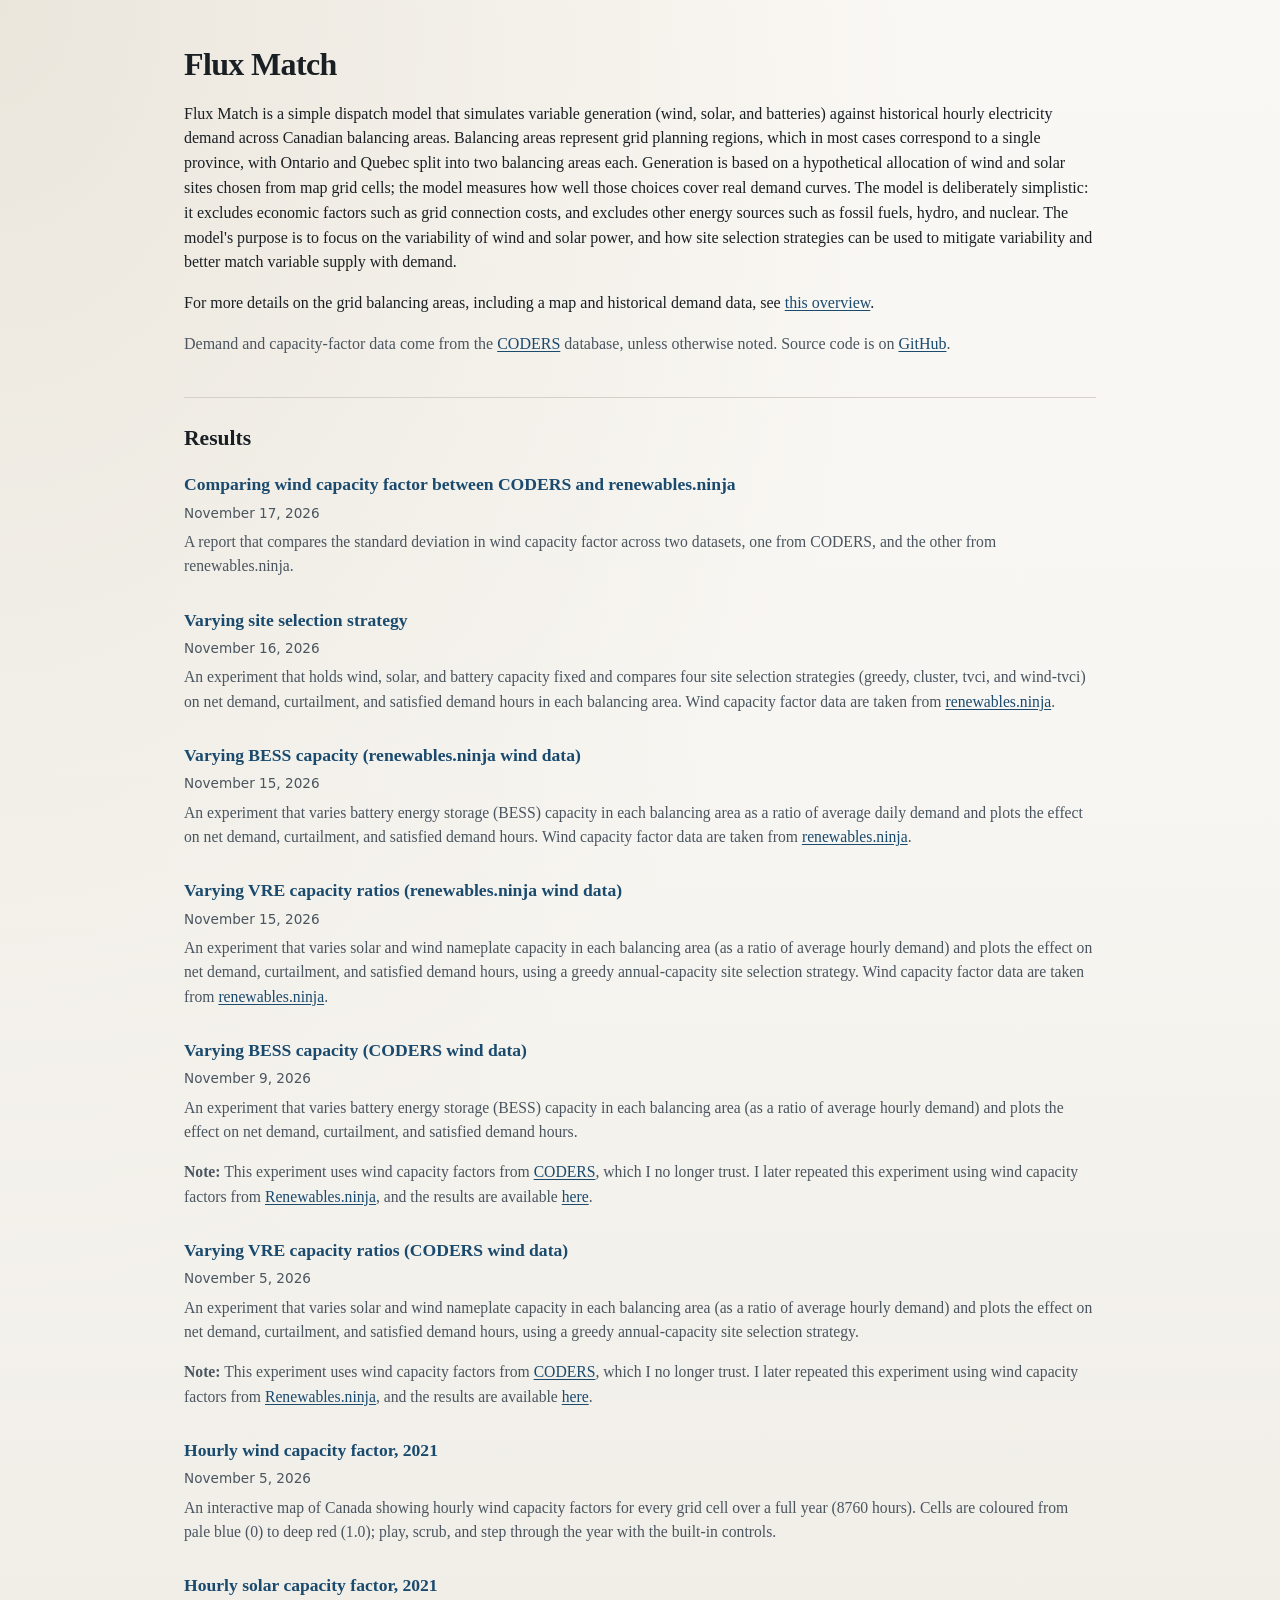
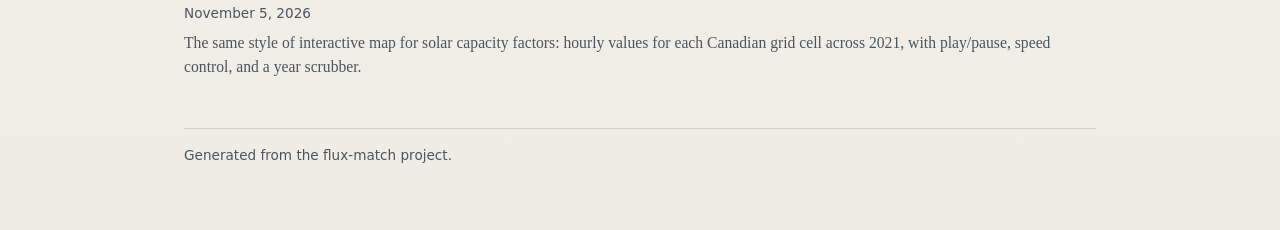
<file: docs/index.html>
<!DOCTYPE html>
<html lang="en">
<head>
  <meta charset="utf-8">
  <meta name="viewport" content="width=device-width, initial-scale=1">
  <title>Flux Match</title>
  <link rel="stylesheet" href="article.css">
</head>
<body>
  <main>
    <h1>Flux Match</h1>
    <p>
      Flux Match is a simple dispatch model that simulates variable generation
      (wind, solar, and batteries) against historical hourly electricity demand
      across Canadian balancing areas. Balancing areas represent grid planning regions,
      which in most cases correspond to a single province, with Ontario and Quebec
      split into two balancing areas each. Generation is based on a hypothetical
      allocation of wind and solar sites chosen from map grid cells; the model measures
      how well those choices cover real demand curves. The model is deliberately
      simplistic: it excludes economic factors such as grid connection costs,
      and excludes other energy sources such as fossil fuels, hydro, and nuclear.
      The model's purpose is to focus on the variability of wind and solar power,
      and how site selection strategies can be used to mitigate variability and
      better match variable supply with demand.
    </p>
    <p>
      For more details on the grid balancing areas, including a map and historical demand
      data, see <a href="ba-overview-20261119-1025.html">this overview</a>.
    </p>
    <p class="muted">
      Demand and capacity-factor data come from the
      <a href="https://coders.cme-emh.ca/">CODERS</a> database, unless otherwise noted.
      Source code is on
      <a href="https://github.com/jarthorn/flux-match">GitHub</a>.
    </p>

    <h2>Results</h2>
    <ul class="results">
      <li>
        <h3><a href="cf-stats-compare-20261115-1025.html">Comparing wind capacity factor between CODERS and renewables.ninja</a></h3>
        <time class="pub-date" datetime="2026-11-17">November 17, 2026</time>
        <p>
          A report that compares the standard deviation in wind capacity factor across two datasets, one from CODERS, and the other from renewables.ninja.
        </p>
      </li>
      <li>
        <h3><a href="vary-selection-strategy.html">Varying site selection strategy</a></h3>
        <time class="pub-date" datetime="2026-11-16">November 16, 2026</time>
        <p>
          An experiment that holds wind, solar, and battery capacity fixed and
          compares four site selection strategies (greedy, cluster, tvci, and
          wind-tvci) on net demand, curtailment, and satisfied demand hours in
          each balancing area.
          Wind capacity factor data are taken from
          <a href="https://www.renewables.ninja/">renewables.ninja</a>.
        </p>
      </li>
      <li>
        <h3><a href="vary-bess-capacity-renewables-ninja.html">Varying BESS capacity (renewables.ninja wind data)</a></h3>
        <time class="pub-date" datetime="2026-11-15">November 15, 2026</time>
        <p>
          An experiment that varies battery energy storage (BESS) capacity in each
          balancing area as a ratio of average daily demand and plots the
          effect on net demand, curtailment, and satisfied demand hours.
          Wind capacity factor data are taken from
          <a href="https://www.renewables.ninja/">renewables.ninja</a>.
        </p>
      </li>
      <li>
        <h3><a href="vary-capacity-ratio-renewables-ninja.html">Varying VRE capacity ratios (renewables.ninja wind data)</a></h3>
        <time class="pub-date" datetime="2026-11-15">November 15, 2026</time>
        <p>
          An experiment that varies solar and wind nameplate capacity in each
          balancing area (as a ratio of average hourly demand) and plots the
          effect on net demand, curtailment, and satisfied demand hours, using
          a greedy annual-capacity site selection strategy.
          Wind capacity factor data are taken from
          <a href="https://www.renewables.ninja/">renewables.ninja</a>.
        </p>
      </li>
      <li>
        <h3><a href="vary-bess-capacity.html">Varying BESS capacity (CODERS wind data)</a></h3>
        <time class="pub-date" datetime="2026-11-09">November 9, 2026</time>
        <p>
          An experiment that varies battery energy storage (BESS) capacity in each
          balancing area (as a ratio of average hourly demand) and plots the
          effect on net demand, curtailment, and satisfied demand hours.
        </p>
        <p>
          <strong>Note:</strong> This experiment uses wind capacity factors from
          <a href="https://coders.cme-emh.ca/">CODERS</a>, which I no longer trust.
          I later repeated this experiment using wind capacity factors from
          <a href="https://renewables.ninja">Renewables.ninja</a>, and the results
          are available <a href="vary-bess-capacity-renewables-ninja.html">here</a>.
        </p>
      </li>
      <li>
        <h3><a href="vary-capacity-ratio.html">Varying VRE capacity ratios (CODERS wind data)</a></h3>
        <time class="pub-date" datetime="2026-11-05">November 5, 2026</time>
        <p>
          An experiment that varies solar and wind nameplate capacity in each
          balancing area (as a ratio of average hourly demand) and plots the
          effect on net demand, curtailment, and satisfied demand hours, using
          a greedy annual-capacity site selection strategy.
        </p>
        <p>
          <strong>Note:</strong> This experiment uses wind capacity factors from
          <a href="https://coders.cme-emh.ca/">CODERS</a>, which I no longer trust.
          I later repeated this experiment using wind capacity factors from
          <a href="https://renewables.ninja">Renewables.ninja</a>, and the results
          are available <a href="vary-capacity-ratio-renewables-ninja.html">here</a>.
        </p>
      </li>
      <li>
        <h3><a href="cf-animation-wind-20261105-1019.html">Hourly wind capacity factor, 2021</a></h3>
        <time class="pub-date" datetime="2026-11-05">November 5, 2026</time>
        <p>
          An interactive map of Canada showing hourly wind capacity factors for
          every grid cell over a full year (8760 hours). Cells are coloured
          from pale blue (0) to deep red (1.0); play, scrub, and step through
          the year with the built-in controls.
        </p>
      </li>
      <li>
        <h3><a href="cf-animation-solar-20261105-1020.html">Hourly solar capacity factor, 2021</a></h3>
        <time class="pub-date" datetime="2026-11-05">November 5, 2026</time>
        <p>
          The same style of interactive map for solar capacity factors: hourly
          values for each Canadian grid cell across 2021, with play/pause,
          speed control, and a year scrubber.
        </p>
      </li>
    </ul>

    <footer>
      Generated from the flux-match project.
    </footer>
  </main>
</body>
</html>
</file>
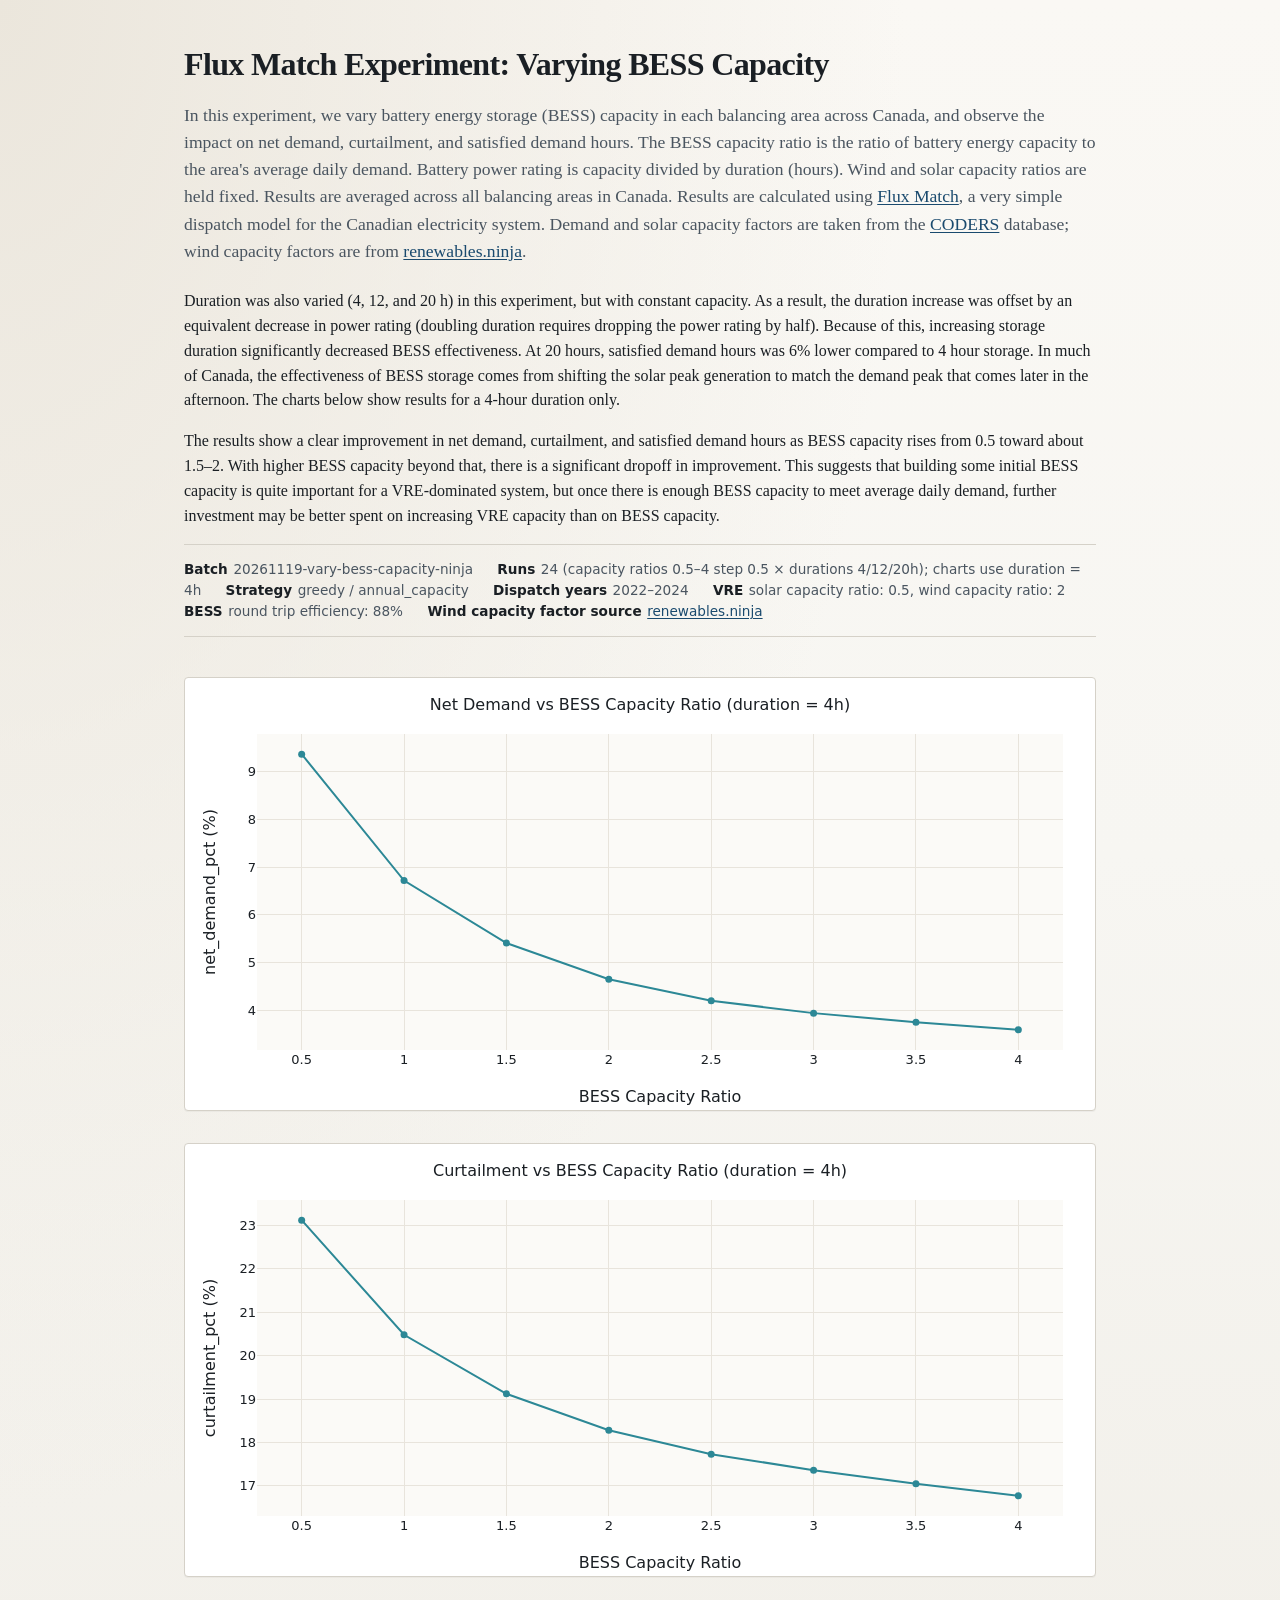
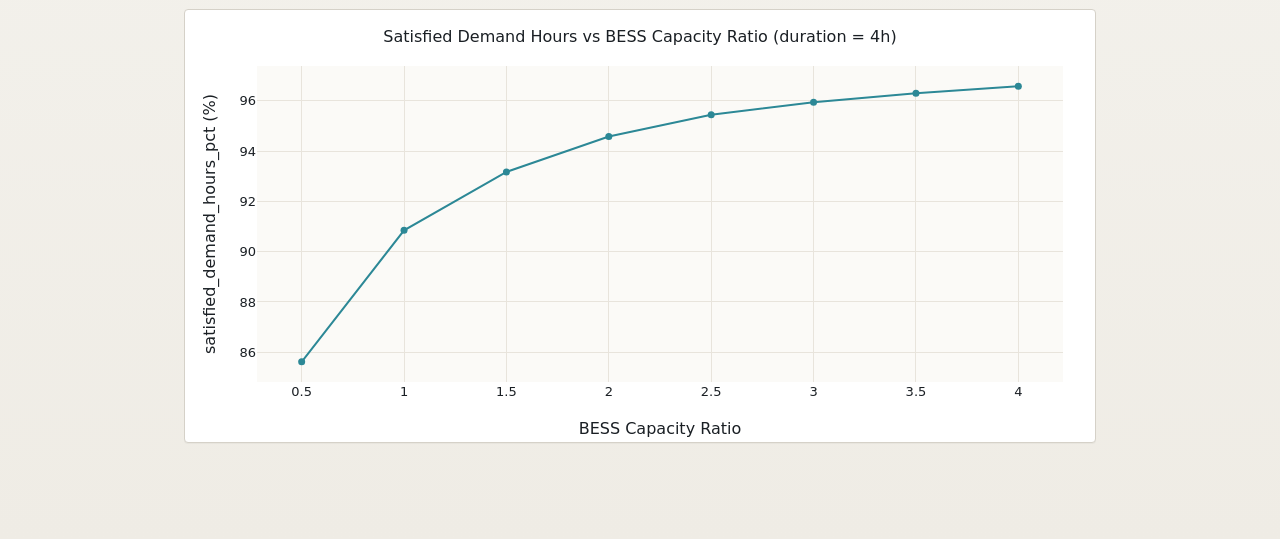
<file: docs/vary-bess-capacity-renewables-ninja.html>
<!DOCTYPE html>
<html lang="en">
<head>
  <meta charset="utf-8">
  <meta name="viewport" content="width=device-width, initial-scale=1">
  <title>Flux Match Experiment: Varying BESS Capacity</title>
  <script src="https://cdn.plot.ly/plotly-2.35.2.min.js"></script>
  <link rel="stylesheet" href="article.css">
</head>
<body>
  <main>
    <h1>Flux Match Experiment: Varying BESS Capacity</h1>
    <p class="lede">
      In this experiment, we vary battery energy storage (BESS) capacity in each balancing area across Canada,
      and observe the impact on net demand, curtailment, and satisfied demand hours. The BESS capacity ratio
      is the ratio of battery energy capacity to the area's average daily demand. Battery power rating is
      capacity divided by duration (hours). Wind and solar capacity ratios are held
      fixed. Results are averaged across all balancing areas in Canada. Results are calculated using
      <a href="https://github.com/jarthorn/flux-match">Flux Match</a>, a very simple dispatch model for the
      Canadian electricity system. Demand and solar capacity factors are taken from the
      <a href="https://coders.cme-emh.ca/">CODERS</a> database; wind capacity factors are from
      <a href="https://www.renewables.ninja/">renewables.ninja</a>.
    </p>
    <p>
      Duration was also varied (4, 12, and 20&nbsp;h) in this experiment, but with constant capacity. As a
      result, the duration increase was offset by an equivalent decrease in power rating (doubling duration
      requires dropping the power rating by half). Because of this, increasing storage duration significantly
      decreased BESS effectiveness. At 20 hours, satisfied demand hours was 6% lower compared to 4 hour
      storage. In much of Canada, the effectiveness of BESS storage comes from shifting the solar peak
      generation to match the demand peak that comes later in the afternoon. The charts below show results
      for a 4-hour duration only.
    </p>
    <p>
      The results show a clear improvement in net demand, curtailment, and satisfied demand hours as BESS
      capacity rises from 0.5 toward about 1.5–2. With higher BESS capacity beyond that, there is a significant
      dropoff in improvement. This suggests that building some initial BESS capacity is quite important for a
      VRE-dominated system, but once there is enough BESS capacity to meet average daily demand, further
      investment may be better spent on increasing VRE capacity than on BESS capacity.
    </p>
    <dl class="meta">
      <dt>Batch</dt><dd>20261119-vary-bess-capacity-ninja</dd>
      <dt>Runs</dt><dd>24 (capacity ratios 0.5–4 step 0.5 × durations 4/12/20h); charts use duration = 4h</dd>
      <dt>Strategy</dt><dd>greedy / annual_capacity</dd>
      <dt>Dispatch years</dt><dd>2022–2024</dd>
      <dt>VRE</dt><dd>solar capacity ratio: 0.5, wind capacity ratio: 2</dd>
      <dt>BESS</dt><dd>round trip efficiency: 88%</dd>
      <dt>Wind capacity factor source</dt><dd><a href="https://www.renewables.ninja/">renewables.ninja</a></dd>
    </dl>

    <div class="chart"><div id="chart-net-demand" class="chart-wrap"></div></div>
    <div class="chart"><div id="chart-curtailment" class="chart-wrap"></div></div>
    <div class="chart"><div id="chart-satisfied" class="chart-wrap"></div></div>
  </main>

  <script>
    // Embedded from summary.csv (bess_duration = 4 only):
    // [bess_capacity_ratio, net_demand_pct, curtailment_pct, satisfied_demand_hours_pct]
    const rows = [
      [0.5, 9.37, 23.12, 85.62],
      [1, 6.72, 20.48, 90.85],
      [1.5, 5.41, 19.12, 93.17],
      [2, 4.65, 18.28, 94.58],
      [2.5, 4.2, 17.73, 95.44],
      [3, 3.94, 17.36, 95.94],
      [3.5, 3.75, 17.05, 96.3],
      [4, 3.59, 16.77, 96.58],
    ];

    const lineColor = "hsl(188, 55%, 38%)";

    function traceFor(metricIndex) {
      return [{
        x: rows.map(r => r[0]),
        y: rows.map(r => r[metricIndex]),
        mode: "lines+markers",
        name: "bess_duration = 4",
        line: { color: lineColor, width: 2 },
        marker: { size: 7 },
      }];
    }

    const baseLayout = {
      paper_bgcolor: "rgba(0,0,0,0)",
      plot_bgcolor: "#fbfaf7",
      font: { family: "ui-sans-serif, system-ui, sans-serif", color: "#1a1f24", size: 13 },
      margin: { t: 48, r: 24, b: 56, l: 64 },
      xaxis: {
        title: { text: "BESS Capacity Ratio" },
        dtick: 0.5,
        gridcolor: "#e8e4dc",
        zeroline: false,
      },
      yaxis: {
        gridcolor: "#e8e4dc",
        zeroline: false,
      },
      showlegend: false,
      hovermode: "x unified",
    };

    const config = { responsive: true, displayModeBar: false };

    function draw(divId, title, yTitle, metricIndex) {
      Plotly.newPlot(
        divId,
        traceFor(metricIndex),
        {
          ...baseLayout,
          title: { text: title, font: { size: 16 } },
          yaxis: { ...baseLayout.yaxis, title: { text: yTitle } },
        },
        config
      );
    }

    draw(
      "chart-net-demand",
      "Net Demand vs BESS Capacity Ratio (duration = 4h)",
      "net_demand_pct (%)",
      1
    );
    draw(
      "chart-curtailment",
      "Curtailment vs BESS Capacity Ratio (duration = 4h)",
      "curtailment_pct (%)",
      2
    );
    draw(
      "chart-satisfied",
      "Satisfied Demand Hours vs BESS Capacity Ratio (duration = 4h)",
      "satisfied_demand_hours_pct (%)",
      3
    );
  </script>
</body>
</html>
</file>
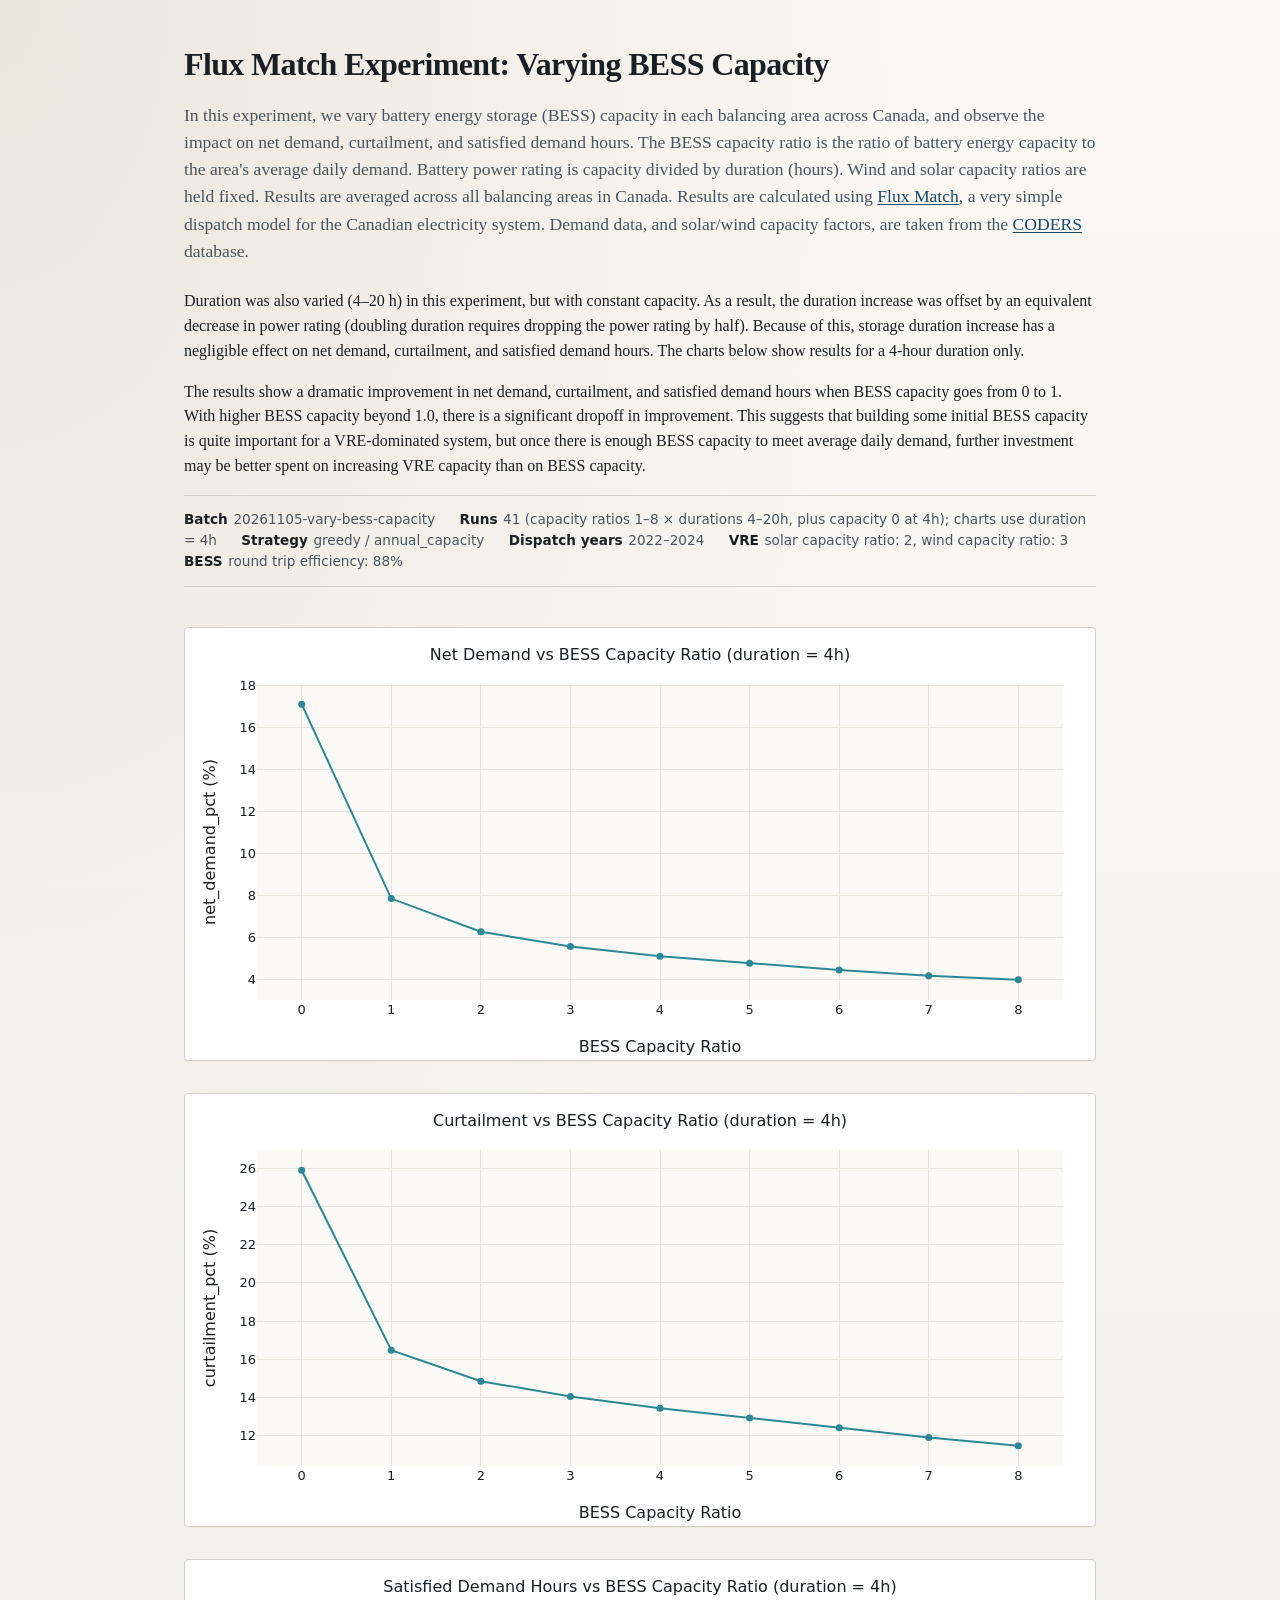
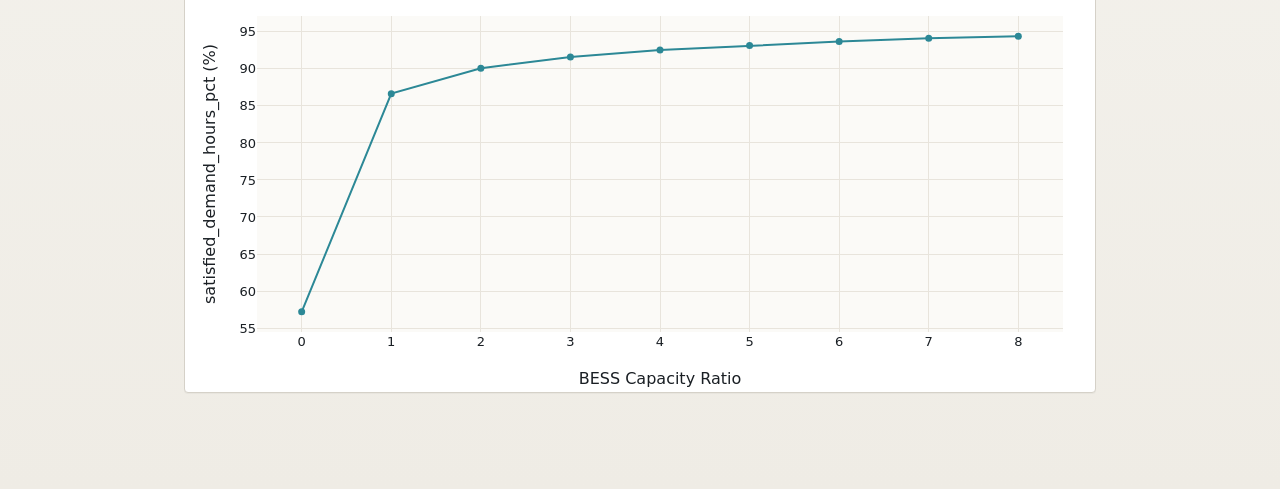
<file: docs/vary-bess-capacity.html>
<!DOCTYPE html>
<html lang="en">
<head>
  <meta charset="utf-8">
  <meta name="viewport" content="width=device-width, initial-scale=1">
  <title>Flux Match Experiment: Varying BESS Capacity</title>
  <script src="https://cdn.plot.ly/plotly-2.35.2.min.js"></script>
  <link rel="stylesheet" href="article.css">
</head>
<body>
  <main>
    <h1>Flux Match Experiment: Varying BESS Capacity</h1>
    <p class="lede">
      In this experiment, we vary battery energy storage (BESS) capacity in each balancing area across Canada,
      and observe the impact on net demand, curtailment, and satisfied demand hours. The BESS capacity ratio
      is the ratio of battery energy capacity to the area's average daily demand. Battery power rating is
      capacity divided by duration (hours). Wind and solar capacity ratios are held
      fixed. Results are averaged across all balancing areas in Canada. Results are calculated using
      <a href="https://github.com/jarthorn/flux-match">Flux Match</a>, a very simple dispatch model for the
      Canadian electricity system. Demand data, and solar/wind capacity factors, are taken from the
      <a href="https://coders.cme-emh.ca/">CODERS</a> database.
    </p>
    <p>
      Duration was also varied (4–20&nbsp;h) in this experiment, but with constant capacity. As a
      result, the duration increase was offset by an equivalent decrease in power rating (doubling duration
      requires dropping the power rating by half). Because of this, storage duration increase has a negligible
      effect on net demand, curtailment, and satisfied demand hours. The charts below show results for a 4-hour duration only.
    </p>
    <p>
      The results show a dramatic improvement in net demand, curtailment, and satisfied demand hours when BESS
      capacity goes from 0 to 1. With higher BESS capacity beyond 1.0, there is a significant dropoff in improvement. This
      suggests that building some initial BESS capacity is quite important for a VRE-dominated system, but once there
      is enough BESS capacity to meet average daily demand, further investment may be better spent on increasing VRE capacity
      than on BESS capacity.
    </p>
    <dl class="meta">
      <dt>Batch</dt><dd>20261105-vary-bess-capacity</dd>
      <dt>Runs</dt><dd>41 (capacity ratios 1–8 × durations 4–20h, plus capacity 0 at 4h); charts use duration = 4h</dd>
      <dt>Strategy</dt><dd>greedy / annual_capacity</dd>
      <dt>Dispatch years</dt><dd>2022–2024</dd>
      <dt>VRE</dt><dd>solar capacity ratio: 2, wind capacity ratio: 3</dd>
      <dt>BESS</dt><dd>round trip efficiency: 88%</dd>
    </dl>

    <div class="chart"><div id="chart-net-demand" class="chart-wrap"></div></div>
    <div class="chart"><div id="chart-curtailment" class="chart-wrap"></div></div>
    <div class="chart"><div id="chart-satisfied" class="chart-wrap"></div></div>
  </main>

  <script>
    // Embedded from summary.csv (bess_duration = 4 only):
    // [bess_capacity_ratio, net_demand_pct, curtailment_pct, satisfied_demand_hours_pct]
    const rows = [
      [0, 17.11, 25.89, 57.19],
      [1, 7.85, 16.47, 86.66],
      [2, 6.27, 14.85, 90.09],
      [3, 5.57, 14.05, 91.62],
      [4, 5.1, 13.44, 92.54],
      [5, 4.77, 12.92, 93.16],
      [6, 4.45, 12.41, 93.69],
      [7, 4.17, 11.91, 94.13],
      [8, 3.98, 11.47, 94.42],
    ];

    const lineColor = "hsl(188, 55%, 38%)";

    function traceFor(metricIndex) {
      return [{
        x: rows.map(r => r[0]),
        y: rows.map(r => r[metricIndex]),
        mode: "lines+markers",
        name: "bess_duration = 4",
        line: { color: lineColor, width: 2 },
        marker: { size: 7 },
      }];
    }

    const baseLayout = {
      paper_bgcolor: "rgba(0,0,0,0)",
      plot_bgcolor: "#fbfaf7",
      font: { family: "ui-sans-serif, system-ui, sans-serif", color: "#1a1f24", size: 13 },
      margin: { t: 48, r: 24, b: 56, l: 64 },
      xaxis: {
        title: { text: "BESS Capacity Ratio" },
        dtick: 1,
        gridcolor: "#e8e4dc",
        zeroline: false,
      },
      yaxis: {
        gridcolor: "#e8e4dc",
        zeroline: false,
      },
      showlegend: false,
      hovermode: "x unified",
    };

    const config = { responsive: true, displayModeBar: false };

    function draw(divId, title, yTitle, metricIndex) {
      Plotly.newPlot(
        divId,
        traceFor(metricIndex),
        {
          ...baseLayout,
          title: { text: title, font: { size: 16 } },
          yaxis: { ...baseLayout.yaxis, title: { text: yTitle } },
        },
        config
      );
    }

    draw(
      "chart-net-demand",
      "Net Demand vs BESS Capacity Ratio (duration = 4h)",
      "net_demand_pct (%)",
      1
    );
    draw(
      "chart-curtailment",
      "Curtailment vs BESS Capacity Ratio (duration = 4h)",
      "curtailment_pct (%)",
      2
    );
    draw(
      "chart-satisfied",
      "Satisfied Demand Hours vs BESS Capacity Ratio (duration = 4h)",
      "satisfied_demand_hours_pct (%)",
      3
    );
  </script>
</body>
</html>
</file>
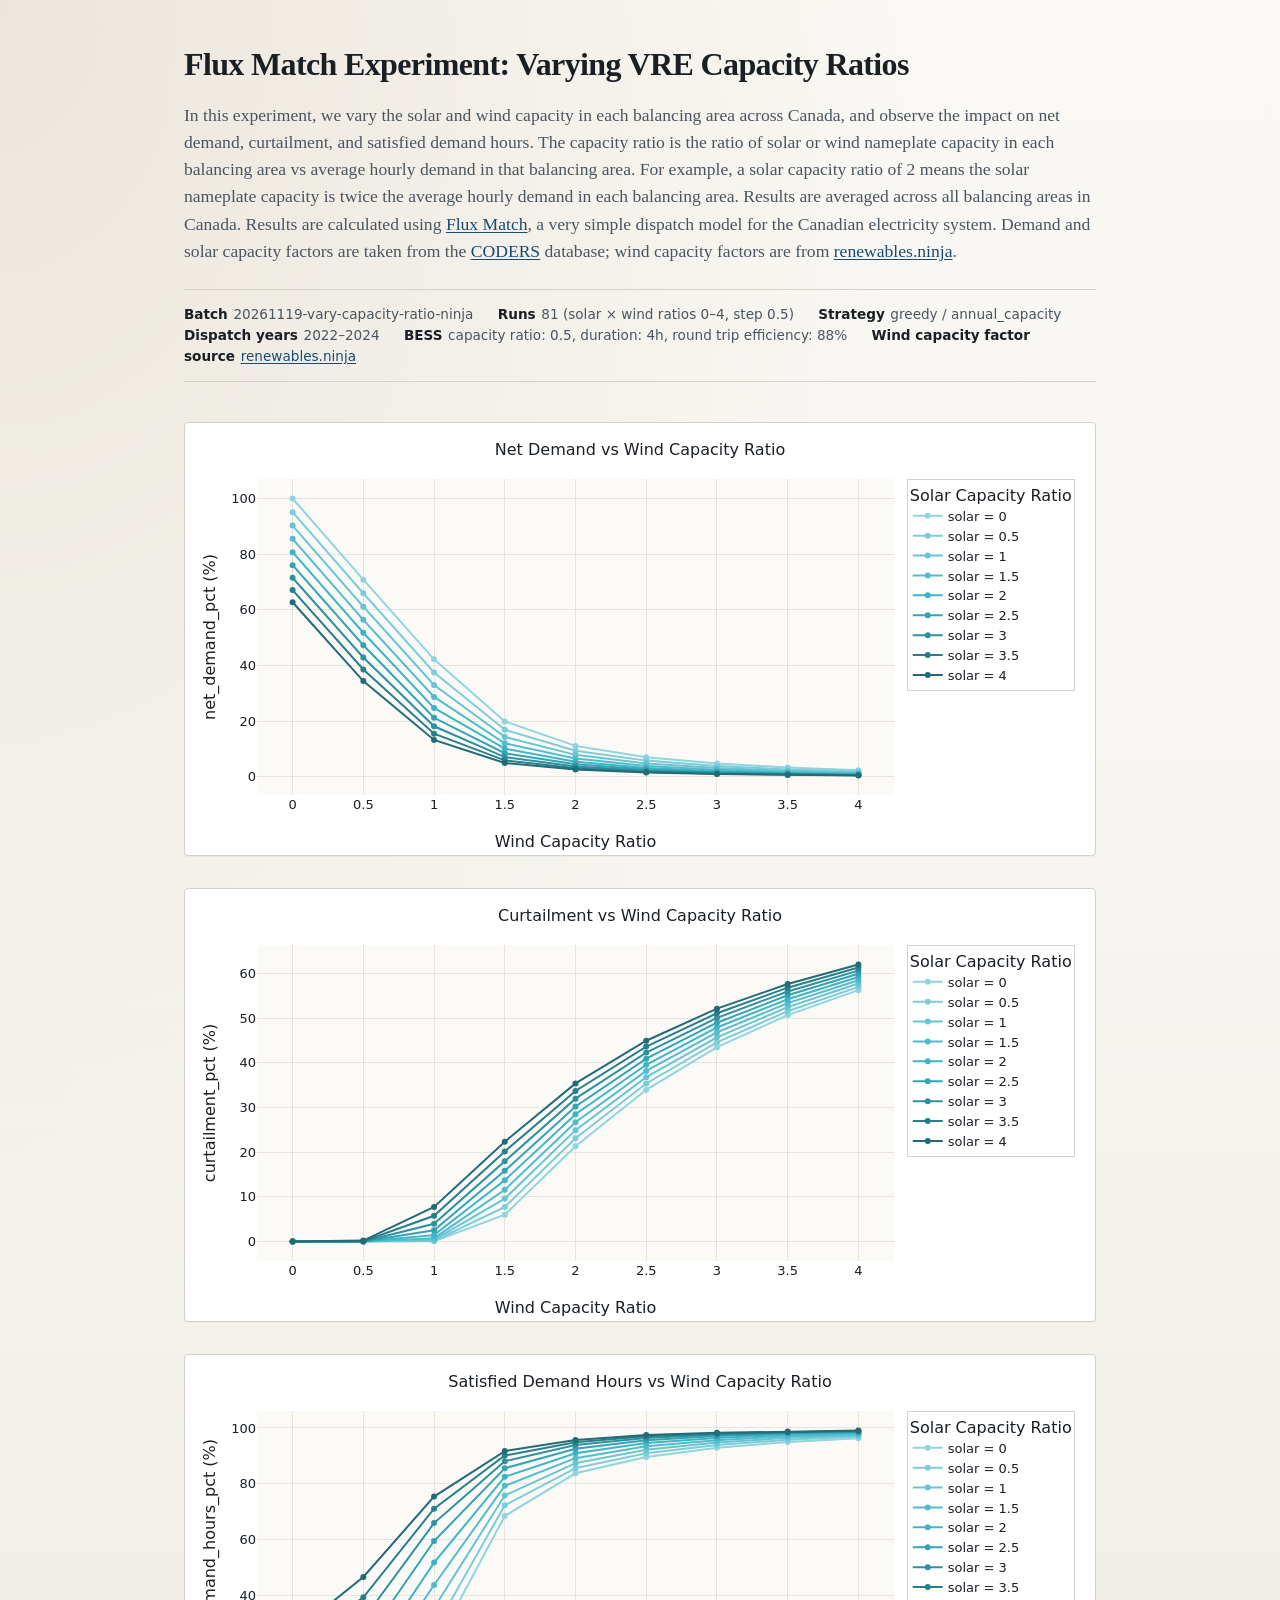
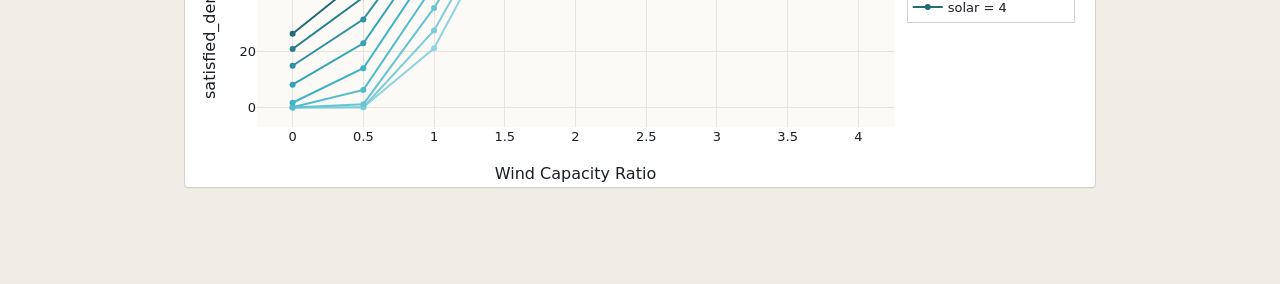
<file: docs/vary-capacity-ratio-renewables-ninja.html>
<!DOCTYPE html>
<html lang="en">
<head>
  <meta charset="utf-8">
  <meta name="viewport" content="width=device-width, initial-scale=1">
  <title>Flux Match Experiment: Varying VRE Capacity Ratios</title>
  <script src="https://cdn.plot.ly/plotly-2.35.2.min.js"></script>
  <link rel="stylesheet" href="article.css">
</head>
<body>
  <main>
    <h1>Flux Match Experiment: Varying VRE Capacity Ratios</h1>
    <p class="lede">
      In this experiment, we vary the solar and wind capacity in each balancing area across Canada, 
      and observe the impact on net demand, curtailment, and satisfied demand hours. The capacity ratio
      is the ratio of solar or wind nameplate capacity in each balancing area vs average hourly demand in that balancing area.
      For example, a solar capacity ratio of 2 means the solar nameplate capacity is twice the average hourly demand in each balancing area.
      Results are averaged across all balancing areas in Canada. Results are calculated using <a href="https://github.com/jarthorn/flux-match">Flux Match</a>,
      a very simple dispatch model for the Canadian electricity system. Demand and solar capacity factors are taken from the <a href="https://coders.cme-emh.ca/">CODERS</a> database;
      wind capacity factors are from <a href="https://www.renewables.ninja/">renewables.ninja</a>.
    </p>
    <dl class="meta">
      <dt>Batch</dt><dd>20261119-vary-capacity-ratio-ninja</dd>
      <dt>Runs</dt><dd>81 (solar × wind ratios 0–4, step 0.5)</dd>
      <dt>Strategy</dt><dd>greedy / annual_capacity</dd>
      <dt>Dispatch years</dt><dd>2022–2024</dd>
      <dt>BESS</dt><dd>capacity ratio: 0.5, duration: 4h, round trip efficiency: 88%</dd>
      <dt>Wind capacity factor source</dt><dd><a href="https://www.renewables.ninja/">renewables.ninja</a></dd>
    </dl>

    <div class="chart"><div id="chart-net-demand" class="chart-wrap"></div></div>
    <div class="chart"><div id="chart-curtailment" class="chart-wrap"></div></div>
    <div class="chart"><div id="chart-satisfied" class="chart-wrap"></div></div>
  </main>

  <script>
    // Embedded from summary.csv: [solar_capacity_ratio, wind_capacity_ratio, net_demand_pct, curtailment_pct, satisfied_demand_hours_pct]
    const rows = [
      [0,0,100.0,0.0,0.0],[0,0.5,70.84,0.0,0.05],[0,1,42.21,0.02,21.16],[0,1.5,19.88,5.99,68.52],[0,2,11.1,21.33,83.78],[0,2.5,7.01,33.96,89.59],[0,3,4.76,43.5,92.89],[0,3.5,3.3,50.67,94.98],[0,4,2.36,56.27,96.34],
      [0.5,0,95.12,0.0,0.01],[0.5,0.5,65.96,0.0,0.07],[0.5,1,37.48,0.12,27.52],[0.5,1.5,16.91,7.71,72.33],[0.5,2,9.37,23.12,85.62],[0.5,2.5,5.8,35.37,90.93],[0.5,3,3.86,44.59,93.89],[0.5,3.5,2.62,51.56,95.77],[0.5,4,1.86,57.01,96.92],
      [1,0,90.3,0.0,0.02],[1,0.5,61.15,0.0,1.17],[1,1,32.98,0.36,35.62],[1,1.5,14.32,9.59,75.84],[1,2,7.87,24.92,87.41],[1,2.5,4.78,36.78,92.22],[1,3,3.13,45.7,94.81],[1,3.5,2.1,52.46,96.46],[1,4,1.46,57.75,97.41],
      [1.5,0,85.51,0.0,0.04],[1.5,0.5,56.4,0.0,6.27],[1.5,1,28.69,0.74,43.83],[1.5,1.5,12.04,11.57,79.28],[1.5,2,6.55,26.7,89.19],[1.5,2.5,3.9,38.18,93.47],[1.5,3,2.52,46.81,95.63],[1.5,3.5,1.66,53.36,97.06],[1.5,4,1.15,58.49,97.88],
      [2,0,80.74,0.0,1.69],[2,0.5,51.76,0.0,14.04],[2,1,24.72,1.41,51.83],[2,1.5,10.13,13.7,82.52],[2,2,5.43,28.48,90.95],[2,2.5,3.17,39.56,94.59],[2,3,2.02,47.91,96.4],[2,3.5,1.32,54.24,97.62],[2,4,0.91,59.22,98.24],
      [2.5,0,76.06,0.0,8.13],[2.5,0.5,47.26,0.0,22.97],[2.5,1,21.2,2.51,59.54],[2.5,1.5,8.46,15.83,85.57],[2.5,2,4.48,30.23,92.56],[2.5,2.5,2.58,40.93,95.6],[2.5,3,1.62,48.98,97.13],[2.5,3.5,1.06,55.12,98.07],[2.5,4,0.74,59.94,98.54],
      [3,0,71.52,0.0,14.93],[3,0.5,42.87,0.0,31.51],[3,1,18.14,3.97,65.97],[3,1.5,7.05,17.98,88.12],[3,2,3.71,31.97,93.88],[3,2.5,2.12,42.29,96.38],[3,3,1.33,50.05,97.65],[3,3.5,0.88,55.98,98.35],[3,4,0.61,60.64,98.77],
      [3.5,0,67.09,0.0,20.89],[3.5,0.5,38.57,0.04,39.41],[3.5,1,15.5,5.75,71.13],[3.5,1.5,5.89,20.16,90.14],[3.5,2,3.09,33.7,94.92],[3.5,2.5,1.77,43.63,96.99],[3.5,3,1.12,51.1,98.0],[3.5,3.5,0.74,56.82,98.59],[3.5,4,0.53,61.33,98.94],
      [4,0,62.74,0.0,26.39],[4,0.5,34.4,0.19,46.7],[4,1,13.22,7.74,75.43],[4,1.5,4.94,22.34,91.71],[4,2,2.59,35.39,95.69],[4,2.5,1.49,44.94,97.45],[4,3,0.96,52.13,98.24],[4,3.5,0.64,57.64,98.76],[4,4,0.47,62.0,99.07]
    ];

    const solarRatios = [...new Set(rows.map(r => r[0]))].sort((a, b) => a - b);

    // Gradients of teal: light (low solar) → dark (high solar)
    function lineColor(solarIndex, n) {
      const t = n <= 1 ? 0 : solarIndex / (n - 1);
      const lightness = 72 - t * 42; // 72% → 30%
      return `hsl(188, 55%, ${lightness}%)`;
    }

    function tracesFor(metricIndex) {
      return solarRatios.map((solar, i) => {
        const pts = rows
          .filter(r => r[0] === solar)
          .sort((a, b) => a[1] - b[1]);
        return {
          x: pts.map(r => r[1]),
          y: pts.map(r => r[metricIndex]),
          mode: "lines+markers",
          name: `solar = ${solar}`,
          line: { color: lineColor(i, solarRatios.length), width: 2 },
          marker: { size: 6 },
        };
      });
    }

    const baseLayout = {
      paper_bgcolor: "rgba(0,0,0,0)",
      plot_bgcolor: "#fbfaf7",
      font: { family: "ui-sans-serif, system-ui, sans-serif", color: "#1a1f24", size: 13 },
      margin: { t: 48, r: 24, b: 56, l: 64 },
      xaxis: {
        title: { text: "Wind Capacity Ratio" },
        dtick: 0.5,
        gridcolor: "#e8e4dc",
        zeroline: false,
      },

      yaxis: {
        gridcolor: "#e8e4dc",
        zeroline: false,
      },
      legend: {
        title: { text: "Solar Capacity Ratio" },
        bgcolor: "rgba(255,255,255,0.85)",
        bordercolor: "#d5d1c8",
        borderwidth: 1,
      },
      hovermode: "x unified",
    };

    const config = { responsive: true, displayModeBar: false };

    function draw(divId, title, yTitle, metricIndex) {
      Plotly.newPlot(
        divId,
        tracesFor(metricIndex),
        {
          ...baseLayout,
          title: { text: title, font: { size: 16 } },
          yaxis: { ...baseLayout.yaxis, title: { text: yTitle } },
        },
        config
      );
    }

    draw(
      "chart-net-demand",
      "Net Demand vs Wind Capacity Ratio",
      "net_demand_pct (%)",
      2
    );
    draw(
      "chart-curtailment",
      "Curtailment vs Wind Capacity Ratio",
      "curtailment_pct (%)",
      3
    );
    draw(
      "chart-satisfied",
      "Satisfied Demand Hours vs Wind Capacity Ratio",
      "satisfied_demand_hours_pct (%)",
      4
    );
  </script>
</body>
</html>
</file>
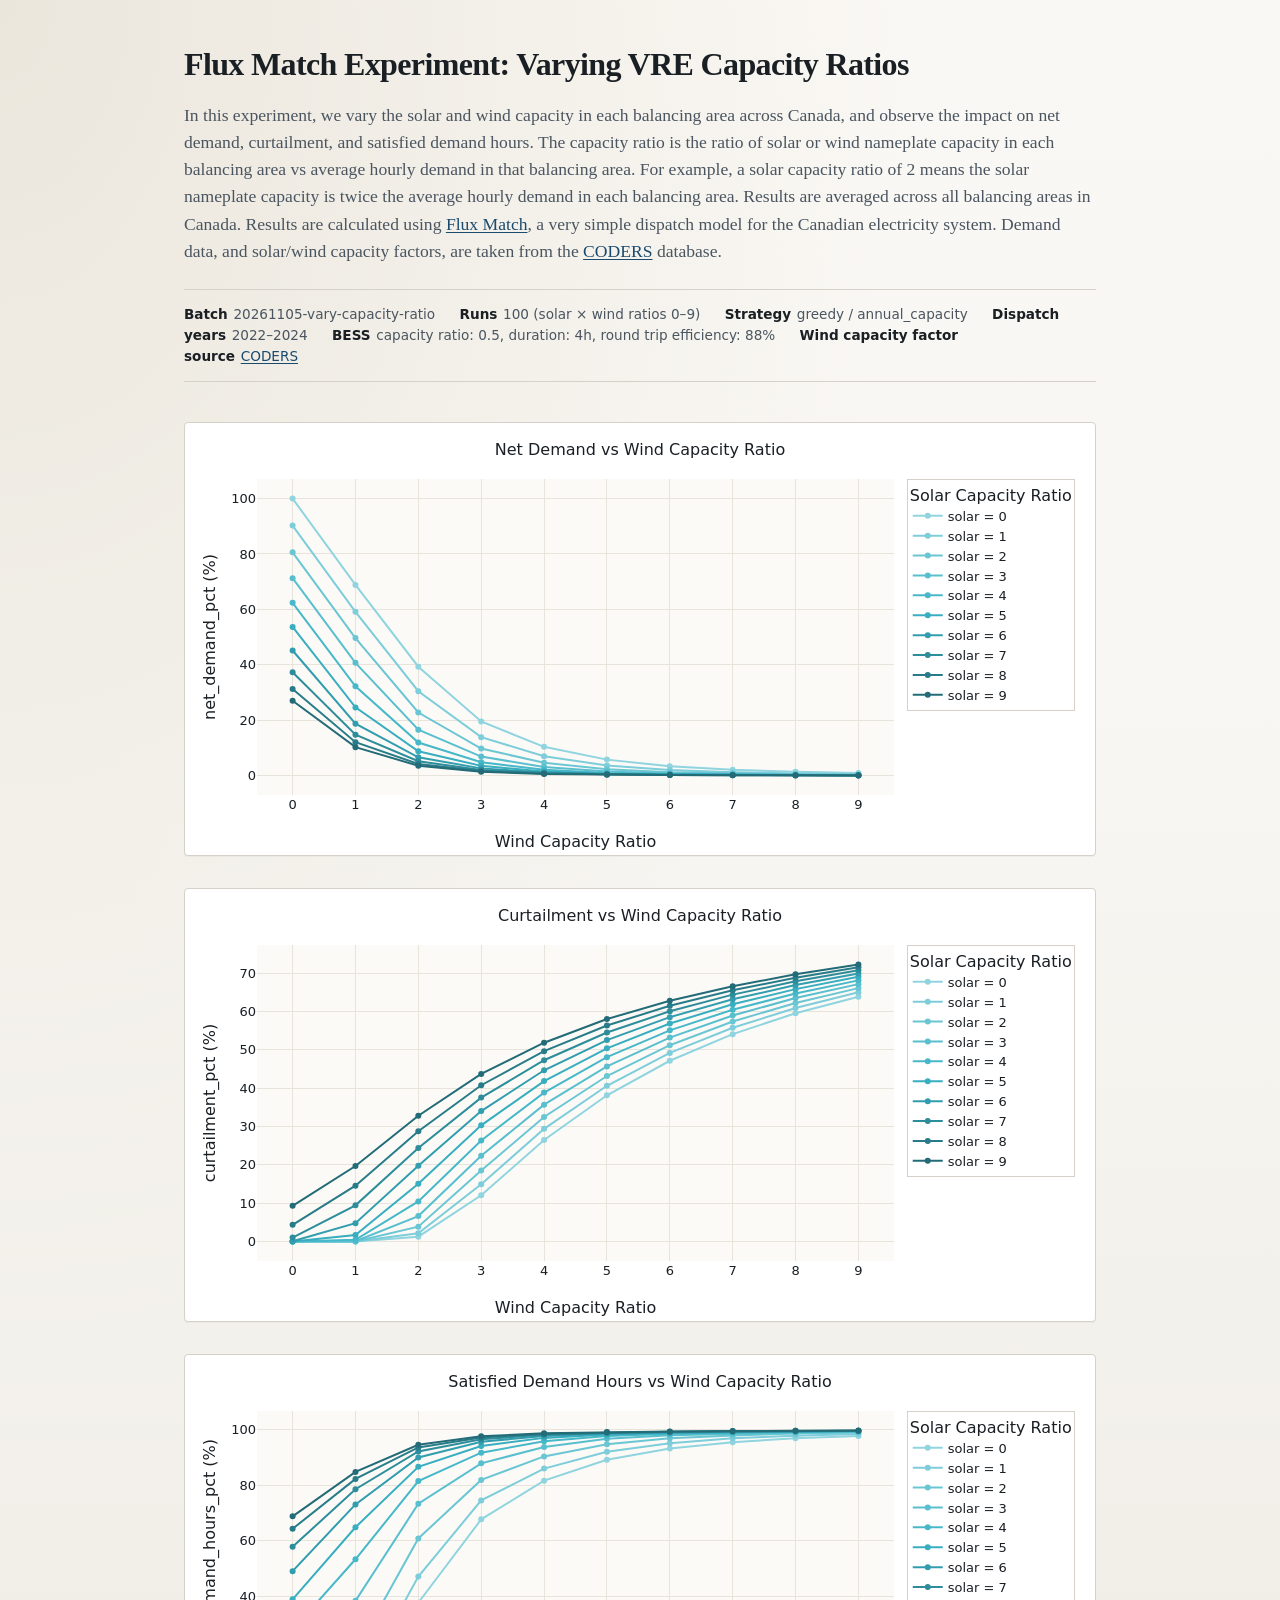
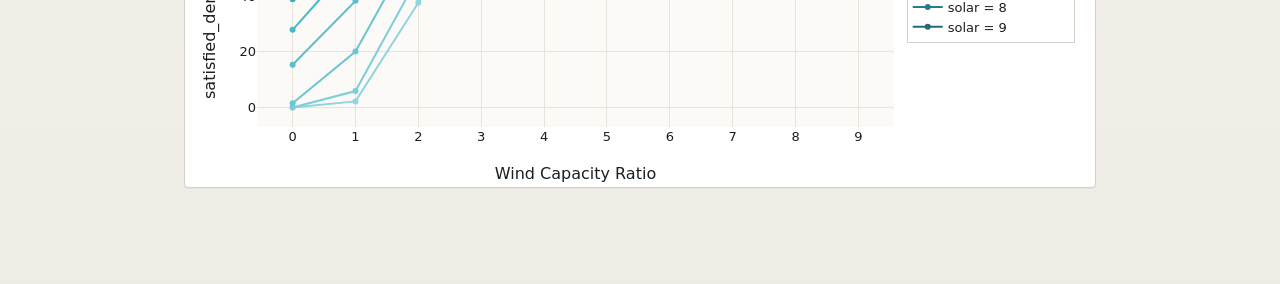
<file: docs/vary-capacity-ratio.html>
<!DOCTYPE html>
<html lang="en">
<head>
  <meta charset="utf-8">
  <meta name="viewport" content="width=device-width, initial-scale=1">
  <title>Flux Match Experiment: Varying VRE Capacity Ratios</title>
  <script src="https://cdn.plot.ly/plotly-2.35.2.min.js"></script>
  <link rel="stylesheet" href="article.css">
</head>
<body>
  <main>
    <h1>Flux Match Experiment: Varying VRE Capacity Ratios</h1>
    <p class="lede">
      In this experiment, we vary the solar and wind capacity in each balancing area across Canada, 
      and observe the impact on net demand, curtailment, and satisfied demand hours. The capacity ratio
      is the ratio of solar or wind nameplate capacity in each balancing area vs average hourly demand in that balancing area.
      For example, a solar capacity ratio of 2 means the solar nameplate capacity is twice the average hourly demand in each balancing area.
      Results are averaged across all balancing areas in Canada. Results are calculated using <a href="https://github.com/jarthorn/flux-match">Flux Match</a>,
      a very simple dispatch model for the Canadian electricity system. Demand data, and solar/wind capacity factors, are taken from the <a href="https://coders.cme-emh.ca/">CODERS</a> database.
    </p>
    <dl class="meta">
      <dt>Batch</dt><dd>20261105-vary-capacity-ratio</dd>
      <dt>Runs</dt><dd>100 (solar × wind ratios 0–9)</dd>
      <dt>Strategy</dt><dd>greedy / annual_capacity</dd>
      <dt>Dispatch years</dt><dd>2022–2024</dd>
      <dt>BESS</dt><dd>capacity ratio: 0.5, duration: 4h, round trip efficiency: 88%</dd>
      <dt>Wind capacity factor source</dt><dd><a href="https://coders.cme-emh.ca/">CODERS</a></dd>
    </dl>

    <div class="chart"><div id="chart-net-demand" class="chart-wrap"></div></div>
    <div class="chart"><div id="chart-curtailment" class="chart-wrap"></div></div>
    <div class="chart"><div id="chart-satisfied" class="chart-wrap"></div></div>
  </main>

  <script>
    // Embedded from summary.csv: [solar_capacity_ratio, wind_capacity_ratio, net_demand_pct, curtailment_pct, satisfied_demand_hours_pct]
    const rows = [
      [0,0,100.0,0.0,0.0],[0,1,68.85,0.0,2.18],[0,2,39.33,1.25,37.71],[0,3,19.56,12.04,67.73],[0,4,10.42,26.47,81.67],[0,5,5.81,38.15,89.18],[0,6,3.42,47.16,93.23],[0,7,2.14,54.11,95.52],[0,8,1.4,59.55,96.93],[0,9,0.96,63.89,97.79],
      [1,0,90.25,0.0,0.01],[1,1,59.12,0.0,5.91],[1,2,30.5,2.15,47.11],[1,3,13.92,14.91,74.56],[1,4,7.03,29.4,86.01],[1,5,3.72,40.64,92.04],[1,6,2.09,49.2,95.17],[1,7,1.26,55.77,96.93],[1,8,0.81,60.92,97.85],[1,9,0.53,65.02,98.51],
      [2,0,80.61,0.0,1.51],[2,1,49.67,0.01,20.11],[2,2,22.81,3.86,60.85],[2,3,9.82,18.49,81.93],[2,4,4.66,32.5,90.39],[2,5,2.35,43.18,94.74],[2,6,1.26,51.22,96.92],[2,7,0.76,57.41,97.97],[2,8,0.48,62.24,98.61],[2,9,0.32,66.11,99.02],
      [3,0,71.28,0.0,15.35],[3,1,40.74,0.08,38.38],[3,2,16.59,6.62,73.35],[3,3,6.9,22.36,87.9],[3,4,3.14,35.71,93.77],[3,5,1.52,45.69,96.72],[3,6,0.81,53.21,98.0],[3,7,0.5,58.98,98.64],[3,8,0.33,63.52,99.04],[3,9,0.24,67.16,99.3],
      [4,0,62.37,0.0,27.94],[4,1,32.28,0.44,53.35],[4,2,11.98,10.45,81.52],[4,3,4.89,26.36,91.74],[4,4,2.15,38.85,95.89],[4,5,1.01,48.1,97.77],[4,6,0.58,55.1,98.56],[4,7,0.38,60.48,98.97],[4,8,0.27,64.73,99.25],[4,9,0.2,68.14,99.44],
      [5,0,53.69,0.0,38.92],[5,1,24.66,1.7,64.88],[5,2,8.83,15.05,86.66],[5,3,3.56,30.3,94.12],[5,4,1.53,41.85,97.07],[5,5,0.74,50.4,98.32],[5,6,0.46,56.88,98.86],[5,7,0.31,61.89,99.16],[5,8,0.22,65.86,99.38],[5,9,0.17,69.07,99.53],
      [6,0,45.18,0.04,49.07],[6,1,18.76,4.77,73.11],[6,2,6.63,19.74,90.02],[6,3,2.65,34.03,95.65],[6,4,1.17,44.68,97.77],[6,5,0.6,52.55,98.66],[6,6,0.39,58.54,99.05],[6,7,0.27,63.2,99.29],[6,8,0.19,66.91,99.47],[6,9,0.15,69.94,99.59],
      [7,0,37.32,1.02,57.84],[7,1,14.81,9.43,78.58],[7,2,5.21,24.4,92.2],[7,3,2.08,37.54,96.6],[7,4,0.94,47.29,98.19],[7,5,0.5,54.53,98.88],[7,6,0.33,60.08,99.19],[7,7,0.24,64.42,99.39],[7,8,0.17,67.9,99.54],[7,9,0.13,70.77,99.63],
      [8,0,31.26,4.35,64.32],[8,1,12.1,14.55,82.3],[8,2,4.24,28.76,93.64],[8,3,1.71,40.77,97.2],[8,4,0.77,49.67,98.51],[8,5,0.43,56.36,99.03],[8,6,0.29,61.5,99.3],[8,7,0.2,65.56,99.47],[8,8,0.14,68.83,99.6],[8,9,0.11,71.54,99.67],
      [9,0,27.04,9.31,68.83],[9,1,10.31,19.69,84.81],[9,2,3.6,32.8,94.59],[9,3,1.46,43.73,97.62],[9,4,0.66,51.87,98.72],[9,5,0.38,58.04,99.15],[9,6,0.26,62.82,99.38],[9,7,0.18,66.62,99.53],[9,8,0.12,69.71,99.65],[9,9,0.1,72.27,99.71]
    ];

    const solarRatios = [...new Set(rows.map(r => r[0]))].sort((a, b) => a - b);

    // Gradients of teal: light (low solar) → dark (high solar)
    function lineColor(solarRatio, n) {
      const t = n <= 1 ? 0 : solarRatio / (n - 1);
      const lightness = 72 - t * 42; // 72% → 30%
      return `hsl(188, 55%, ${lightness}%)`;
    }

    function tracesFor(metricIndex) {
      return solarRatios.map(solar => {
        const pts = rows
          .filter(r => r[0] === solar)
          .sort((a, b) => a[1] - b[1]);
        return {
          x: pts.map(r => r[1]),
          y: pts.map(r => r[metricIndex]),
          mode: "lines+markers",
          name: `solar = ${solar}`,
          line: { color: lineColor(solar, solarRatios.length), width: 2 },
          marker: { size: 6 },
        };
      });
    }

    const baseLayout = {
      paper_bgcolor: "rgba(0,0,0,0)",
      plot_bgcolor: "#fbfaf7",
      font: { family: "ui-sans-serif, system-ui, sans-serif", color: "#1a1f24", size: 13 },
      margin: { t: 48, r: 24, b: 56, l: 64 },
      xaxis: {
        title: { text: "Wind Capacity Ratio" },
        dtick: 1,
        gridcolor: "#e8e4dc",
        zeroline: false,
      },
      yaxis: {
        gridcolor: "#e8e4dc",
        zeroline: false,
      },
      legend: {
        title: { text: "Solar Capacity Ratio" },
        bgcolor: "rgba(255,255,255,0.85)",
        bordercolor: "#d5d1c8",
        borderwidth: 1,
      },
      hovermode: "x unified",
    };

    const config = { responsive: true, displayModeBar: false };

    function draw(divId, title, yTitle, metricIndex) {
      Plotly.newPlot(
        divId,
        tracesFor(metricIndex),
        {
          ...baseLayout,
          title: { text: title, font: { size: 16 } },
          yaxis: { ...baseLayout.yaxis, title: { text: yTitle } },
        },
        config
      );
    }

    draw(
      "chart-net-demand",
      "Net Demand vs Wind Capacity Ratio",
      "net_demand_pct (%)",
      2
    );
    draw(
      "chart-curtailment",
      "Curtailment vs Wind Capacity Ratio",
      "curtailment_pct (%)",
      3
    );
    draw(
      "chart-satisfied",
      "Satisfied Demand Hours vs Wind Capacity Ratio",
      "satisfied_demand_hours_pct (%)",
      4
    );
  </script>
</body>
</html>
</file>
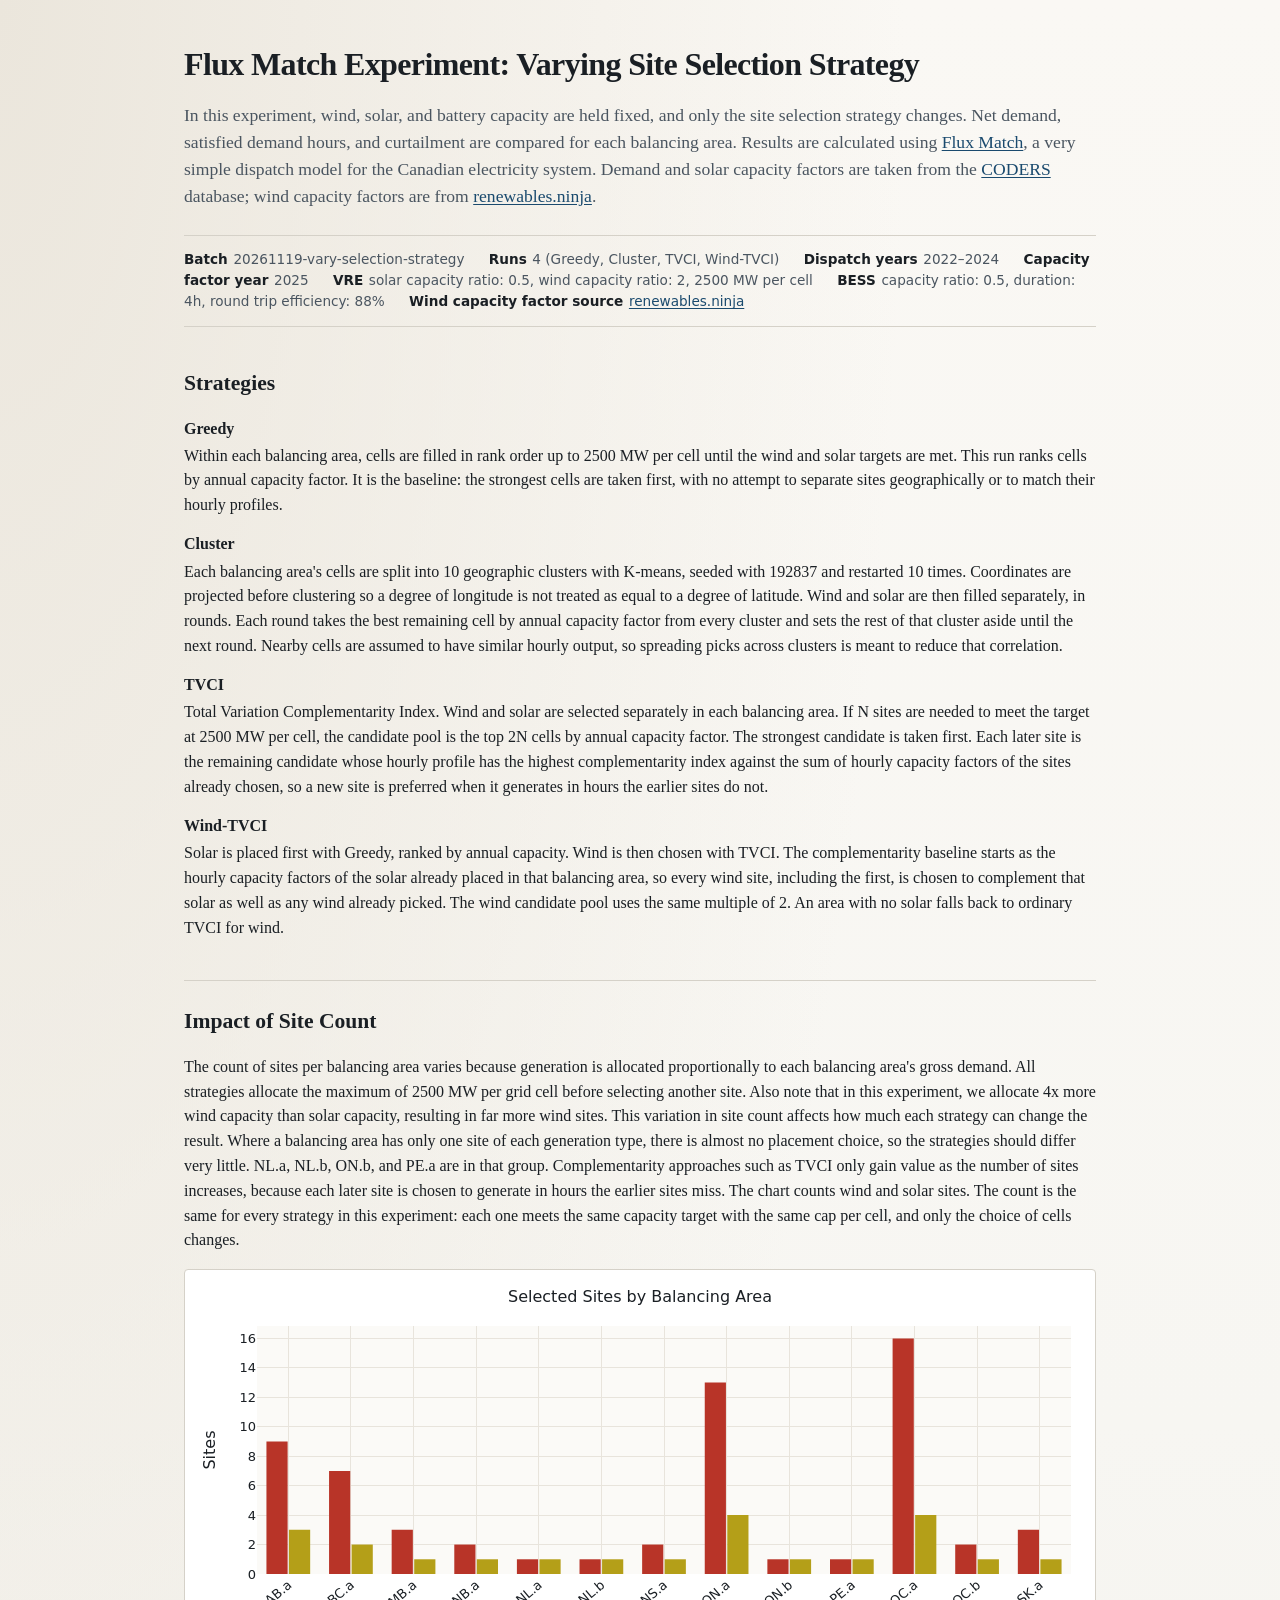
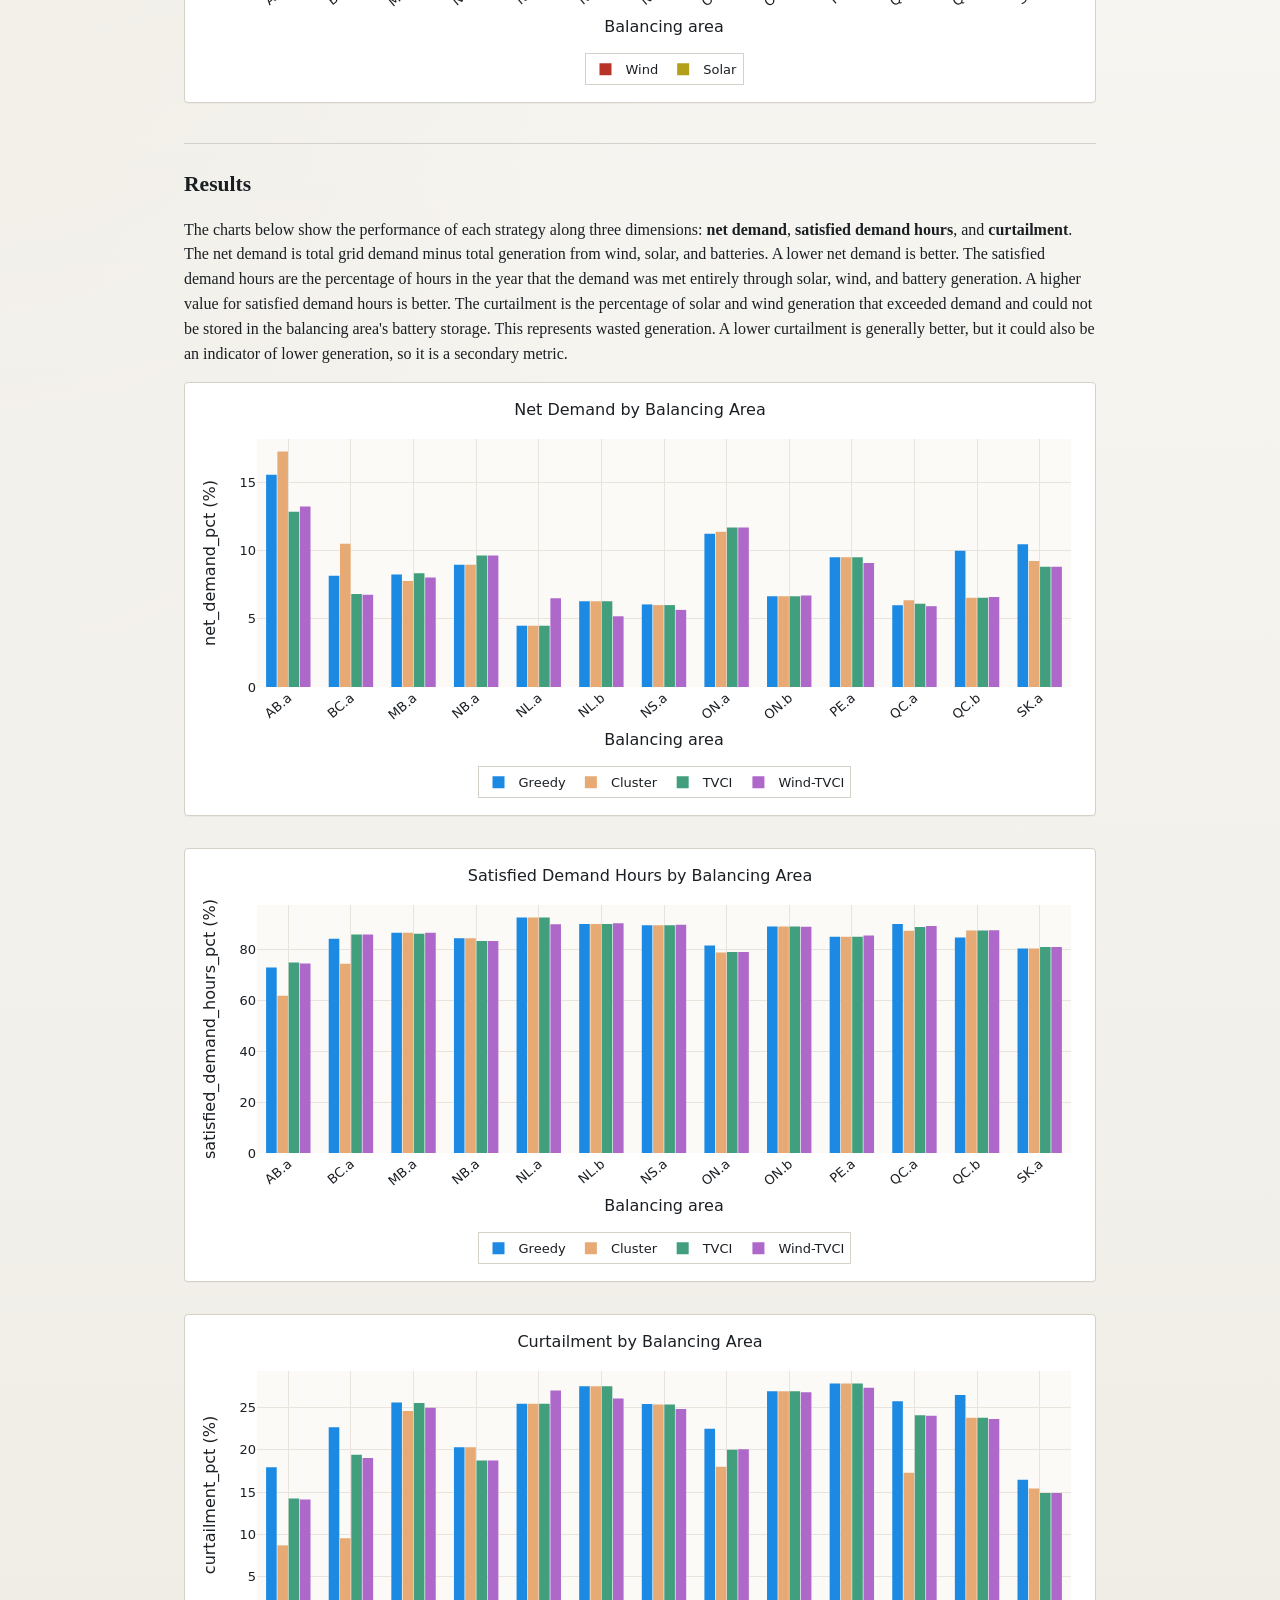
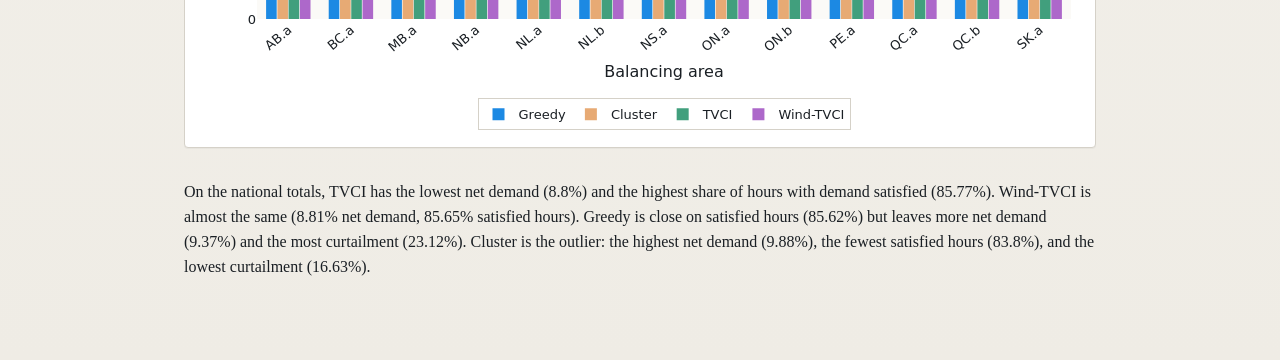
<file: docs/vary-selection-strategy.html>
<!DOCTYPE html>
<html lang="en">
<head>
  <meta charset="utf-8">
  <meta name="viewport" content="width=device-width, initial-scale=1">
  <title>Flux Match Experiment: Varying Site Selection Strategy</title>
  <script src="https://cdn.plot.ly/plotly-2.35.2.min.js"></script>
  <link rel="stylesheet" href="article.css">
</head>
<body>
  <main>
    <h1>Flux Match Experiment: Varying Site Selection Strategy</h1>
    <p class="lede">
      In this experiment, wind, solar, and battery capacity are held fixed, and only the
      site selection strategy changes. Net demand, satisfied demand hours, and curtailment
      are compared for each balancing area. Results are calculated using
      <a href="https://github.com/jarthorn/flux-match">Flux Match</a>, a very simple dispatch
      model for the Canadian electricity system. Demand and solar capacity factors are taken
      from the <a href="https://coders.cme-emh.ca/">CODERS</a> database; wind capacity factors
      are from <a href="https://www.renewables.ninja/">renewables.ninja</a>.
    </p>
    <dl class="meta">
      <dt>Batch</dt><dd>20261119-vary-selection-strategy</dd>
      <dt>Runs</dt><dd>4 (Greedy, Cluster, TVCI, Wind-TVCI)</dd>
      <dt>Dispatch years</dt><dd>2022–2024</dd>
      <dt>Capacity factor year</dt><dd>2025</dd>
      <dt>VRE</dt><dd>solar capacity ratio: 0.5, wind capacity ratio: 2, 2500 MW per cell</dd>
      <dt>BESS</dt><dd>capacity ratio: 0.5, duration: 4h, round trip efficiency: 88%</dd>
      <dt>Wind capacity factor source</dt><dd><a href="https://www.renewables.ninja/">renewables.ninja</a></dd>
    </dl>

    <h2>Strategies</h2>
    <dl class="strategies">
      <dt>Greedy</dt>
      <dd>
        Within each balancing area, cells are filled in rank order up to 2500&nbsp;MW per cell
        until the wind and solar targets are met. This run ranks cells by annual capacity factor.
        It is the baseline: the strongest cells are taken first, with no attempt to separate sites
        geographically or to match their hourly profiles.
      </dd>
      <dt>Cluster</dt>
      <dd>
        Each balancing area's cells are split into 10 geographic clusters with K-means, seeded
        with 192837 and restarted 10 times. Coordinates are projected before clustering so a
        degree of longitude is not treated as equal to a degree of latitude. Wind and solar are
        then filled separately, in rounds. Each round takes the best remaining cell by annual
        capacity factor from every cluster and sets the rest of that cluster aside until the next
        round. Nearby cells are assumed to have similar hourly output, so spreading picks across
        clusters is meant to reduce that correlation.
      </dd>
      <dt>TVCI</dt>
      <dd>
        Total Variation Complementarity Index. Wind and solar are selected separately in each
        balancing area. If N sites are needed to meet the target at 2500&nbsp;MW per cell, the
        candidate pool is the top 2N cells by annual capacity factor. The strongest candidate is
        taken first. Each later site is the remaining candidate whose hourly profile has the
        highest complementarity index against the sum of hourly capacity factors of the sites
        already chosen, so a new site is preferred when it generates in hours the earlier sites do not.
      </dd>
      <dt>Wind-TVCI</dt>
      <dd>
        Solar is placed first with Greedy, ranked by annual capacity. Wind is then chosen with
        TVCI. The complementarity baseline starts as the hourly capacity factors of the solar
        already placed in that balancing area, so every wind site, including the first, is chosen
        to complement that solar as well as any wind already picked. The wind candidate pool uses
        the same multiple of 2. An area with no solar falls back to ordinary TVCI for wind.
      </dd>
    </dl>

    <h2>Impact of Site Count</h2>
    <p>
      The count of sites per balancing area varies because generation is allocated proportionally
      to each balancing area's gross demand. All strategies allocate the maximum of 2500 MW
      per grid cell before selecting another site. Also note that in this experiment,
      we allocate 4x more wind capacity than solar capacity, resulting in far more wind sites.
      This variation in site count affects how much each strategy can
      change the result. Where a balancing area has only one site of each generation type,
      there is almost no placement choice, so the strategies should differ very little.
      NL.a, NL.b, ON.b, and PE.a are in that group. Complementarity approaches such as TVCI
      only gain value as the number of sites increases, because each later site is chosen
      to generate in hours the earlier sites miss. The chart counts wind and solar sites.
      The count is the same for every strategy in this experiment: each one meets the same
      capacity target with the same cap per cell, and only the choice of cells changes.
    </p>
    <div class="chart"><div id="chart-site-count" class="chart-wrap"></div></div>
    <h2>Results</h2>
    <p>
      The charts below show the performance of each strategy along three dimensions:
      <strong>net demand</strong>, <strong>satisfied demand hours</strong>,
      and <strong>curtailment</strong>. The net demand is total grid demand
      minus total generation from wind, solar, and batteries. A lower net demand is better.
      The satisfied demand hours are the percentage of hours in the year that the demand was met
      entirely through solar, wind, and battery generation. A higher value for satisfied demand hours is
      better. The curtailment is the percentage of solar and wind generation that exceeded demand
      and could not be stored in the balancing area's battery storage. This represents wasted
      generation. A lower curtailment is generally better, but it could also be an indicator
      of lower generation, so it is a secondary metric.
    </p>

    <div class="chart"><div id="chart-net-demand" class="chart-wrap"></div></div>
    <div class="chart"><div id="chart-sat-demand-hours" class="chart-wrap"></div></div>
    <div class="chart"><div id="chart-curtailment" class="chart-wrap"></div></div>

    <p>
      On the national totals, TVCI has the lowest net demand (8.8%) and the highest share
      of hours with demand satisfied (85.77%). Wind-TVCI is almost the same (8.81% net demand,
      85.65% satisfied hours). Greedy is close on satisfied hours (85.62%) but leaves more
      net demand (9.37%) and the most curtailment (23.12%). Cluster is the outlier: the
      highest net demand (9.88%), the fewest satisfied hours (83.8%), and the lowest
      curtailment (16.63%).
    </p>
  </main>

  <script>
    // Province names shortened to Canada Post codes; the .a/.b suffix is the balancing area.
    // Column order matches net_demand.csv, sat_demand_hours.csv, and curtailment.csv.
    // The total column is omitted here and quoted in the conclusion.
    const areas = [
      "AB.a", "BC.a", "MB.a", "NB.a", "NL.a", "NL.b", "NS.a",
      "ON.a", "ON.b", "PE.a", "QC.a", "QC.b", "SK.a",
    ];

    // Counts from output/20261117-0940-balanced/selected_sites.csv. Wind is onshore
    // (wind_ons). Colors are separate from the strategy series below.
    const generationTypes = [
      {
        name: "Wind",
        color: "hsl(5, 64%, 44%)",
        counts: [9, 7, 3, 2, 1, 1, 2, 13, 1, 1, 16, 2, 3],
      },
      {
        name: "Solar",
        color: "hsl(52, 76%, 40%)",
        counts: [3, 2, 1, 1, 1, 1, 1, 4, 1, 1, 4, 1, 1],
      },
    ];

    // One hue and one saturation per strategy, reused on every results chart.
    const strategies = [
      {
        name: "Greedy",
        color: "hsl(207, 78%, 50%)",
        netDemand: [15.55, 8.15, 8.25, 8.96, 4.49, 6.29, 6.05, 11.23, 6.65, 9.5, 5.99, 9.99, 10.45],
        satDemandHours: [73.07, 84.4, 86.74, 84.6, 92.78, 90.21, 89.68, 81.67, 89.22, 85.14, 90.16, 84.84, 80.51],
        curtailment: [17.94, 22.65, 25.57, 20.28, 25.43, 27.5, 25.4, 22.47, 26.89, 27.83, 25.73, 26.47, 16.44],
      },
      {
        name: "Cluster",
        color: "hsl(28, 70%, 68%)",
        netDemand: [17.26, 10.5, 7.77, 8.96, 4.49, 6.29, 6.0, 11.37, 6.65, 9.5, 6.35, 6.54, 9.23],
        satDemandHours: [61.97, 74.54, 86.7, 84.6, 92.78, 90.21, 89.73, 78.91, 89.22, 85.14, 87.55, 87.6, 80.49],
        curtailment: [8.7, 9.54, 24.58, 20.28, 25.43, 27.5, 25.34, 17.97, 26.89, 27.83, 17.27, 23.76, 15.41],
      },
      {
        name: "TVCI",
        color: "hsl(158, 42%, 44%)",
        netDemand: [12.84, 6.82, 8.33, 9.63, 4.49, 6.29, 6.0, 11.68, 6.65, 9.5, 6.1, 6.54, 8.81],
        satDemandHours: [75.05, 86.06, 86.37, 83.5, 92.78, 90.21, 89.73, 79.18, 89.22, 85.14, 88.99, 87.6, 81.14],
        curtailment: [14.24, 19.4, 25.52, 18.73, 25.43, 27.5, 25.34, 19.99, 26.89, 27.83, 24.08, 23.76, 14.88],
      },
      {
        name: "Wind-TVCI",
        color: "hsl(282, 48%, 60%)",
        netDemand: [13.23, 6.75, 8.02, 9.63, 6.5, 5.18, 5.65, 11.68, 6.71, 9.08, 5.92, 6.59, 8.81],
        satDemandHours: [74.6, 86.03, 86.72, 83.5, 90.06, 90.44, 89.89, 79.16, 89.08, 85.67, 89.43, 87.76, 81.14],
        curtailment: [14.13, 19.03, 24.96, 18.73, 26.99, 26.06, 24.81, 20.05, 26.78, 27.32, 24.02, 23.63, 14.88],
      },
    ];

    const baseLayout = {
      paper_bgcolor: "rgba(0,0,0,0)",
      plot_bgcolor: "#fbfaf7",
      font: { family: "ui-sans-serif, system-ui, sans-serif", color: "#1a1f24", size: 13 },
      margin: { t: 48, r: 16, b: 108, l: 64 },
      barmode: "group",
      bargap: 0.28,
      bargroupgap: 0.06,
      xaxis: {
        title: { text: "Balancing area" },
        type: "category",
        categoryorder: "array",
        categoryarray: areas,
        tickangle: -40,
        gridcolor: "#e8e4dc",
        zeroline: false,
      },
      yaxis: {
        rangemode: "tozero",
        gridcolor: "#e8e4dc",
        zeroline: false,
      },
      legend: {
        orientation: "h",
        yanchor: "top",
        y: -0.32,
        x: 0.5,
        xanchor: "center",
        bgcolor: "rgba(255,255,255,0.85)",
        bordercolor: "#d5d1c8",
        borderwidth: 1,
      },
      hovermode: "x unified",
    };

    const config = { responsive: true, displayModeBar: false };

    function draw(divId, title, yTitle, series, metric, yaxisExtra) {
      const traces = series.map(item => ({
        type: "bar",
        x: areas,
        y: item[metric],
        name: item.name,
        marker: { color: item.color },
      }));
      Plotly.newPlot(
        divId,
        traces,
        {
          ...baseLayout,
          title: { text: title, font: { size: 16 } },
          yaxis: { ...baseLayout.yaxis, title: { text: yTitle }, ...yaxisExtra },
        },
        config
      );
    }

    draw(
      "chart-site-count",
      "Selected Sites by Balancing Area",
      "Sites",
      generationTypes,
      "counts",
      { dtick: 2 }
    );
    draw("chart-net-demand", "Net Demand by Balancing Area", "net_demand_pct (%)", strategies, "netDemand");
    draw(
      "chart-sat-demand-hours",
      "Satisfied Demand Hours by Balancing Area",
      "satisfied_demand_hours_pct (%)",
      strategies,
      "satDemandHours"
    );
    draw(
      "chart-curtailment",
      "Curtailment by Balancing Area",
      "curtailment_pct (%)",
      strategies,
      "curtailment"
    );
  </script>
</body>
</html>
</file>
<file: docs/article.css>
:root {
  --bg: #f7f6f2;
  --ink: #1a1f24;
  --muted: #4a5560;
  --rule: #d5d1c8;
  --panel: #ffffff;
  --link: #1a4a6e;
}
* { box-sizing: border-box; }
body {
  margin: 0;
  font-family: "Iowan Old Style", "Palatino Linotype", Palatino, Georgia, serif;
  color: var(--ink);
  background:
    radial-gradient(ellipse at top left, #ebe6dc 0%, transparent 50%),
    linear-gradient(180deg, #faf8f4 0%, var(--bg) 40%, #efece5 100%);
  line-height: 1.55;
}
main {
  max-width: 960px;
  margin: 0 auto;
  padding: 2.5rem 1.5rem 4rem;
}
h1 {
  font-size: 2rem;
  font-weight: 600;
  letter-spacing: -0.02em;
  margin: 0 0 0.75rem;
}
h2 {
  font-size: 1.35rem;
  font-weight: 600;
  margin: 2.5rem 0 1rem;
  padding-top: 1.5rem;
  border-top: 1px solid var(--rule);
}
p {
  margin: 0 0 1rem;
  color: var(--ink);
}
.lede {
  font-size: 1.1rem;
  color: var(--muted);
  margin: 0 0 1.5rem;
}
.muted { color: var(--muted); }
a {
  color: var(--link);
  text-underline-offset: 0.12em;
}
a:hover { text-decoration-thickness: 2px; }
.meta {
  font-family: ui-sans-serif, system-ui, sans-serif;
  font-size: 0.85rem;
  color: var(--muted);
  border-top: 1px solid var(--rule);
  border-bottom: 1px solid var(--rule);
  padding: 0.85rem 0;
  margin-bottom: 2.5rem;
}
.meta dt {
  display: inline;
  font-weight: 600;
  color: var(--ink);
}
.meta dd {
  display: inline;
  margin: 0 1.25rem 0 0.35rem;
}
.strategies {
  margin: 0 0 1.75rem;
}
.strategies dt {
  font-weight: 600;
  margin: 0.9rem 0 0.15rem;
}
.strategies dt:first-child { margin-top: 0; }
.meta + h2 {
  border-top: none;
  margin-top: 2rem;
  padding-top: 0;
}
.strategies dd {
  margin: 0;
}
.chart {
  background: var(--panel);
  border: 1px solid var(--rule);
  border-radius: 4px;
  padding: 0.5rem 0.5rem 0.25rem;
  margin: 0 0 2rem;
  box-shadow: 0 1px 0 rgba(26, 31, 36, 0.04);
}
.chart-wrap { width: 100%; height: 420px; }
.results {
  list-style: none;
  padding: 0;
  margin: 0;
}
.results li {
  margin: 0 0 1.75rem;
}
.results h3 {
  font-size: 1.1rem;
  font-weight: 600;
  margin: 0 0 0.25rem;
}
.results h3 a { text-decoration: none; }
.results h3 a:hover { text-decoration: underline; }
.results .pub-date {
  display: block;
  font-family: ui-sans-serif, system-ui, sans-serif;
  font-size: 0.85rem;
  color: var(--muted);
  margin: 0 0 0.4rem;
}
.results p {
  margin: 0 0 1rem;
  color: var(--muted);
  font-size: 0.98rem;
}
footer {
  margin-top: 3rem;
  padding-top: 1rem;
  border-top: 1px solid var(--rule);
  font-family: ui-sans-serif, system-ui, sans-serif;
  font-size: 0.85rem;
  color: var(--muted);
}
</file>
